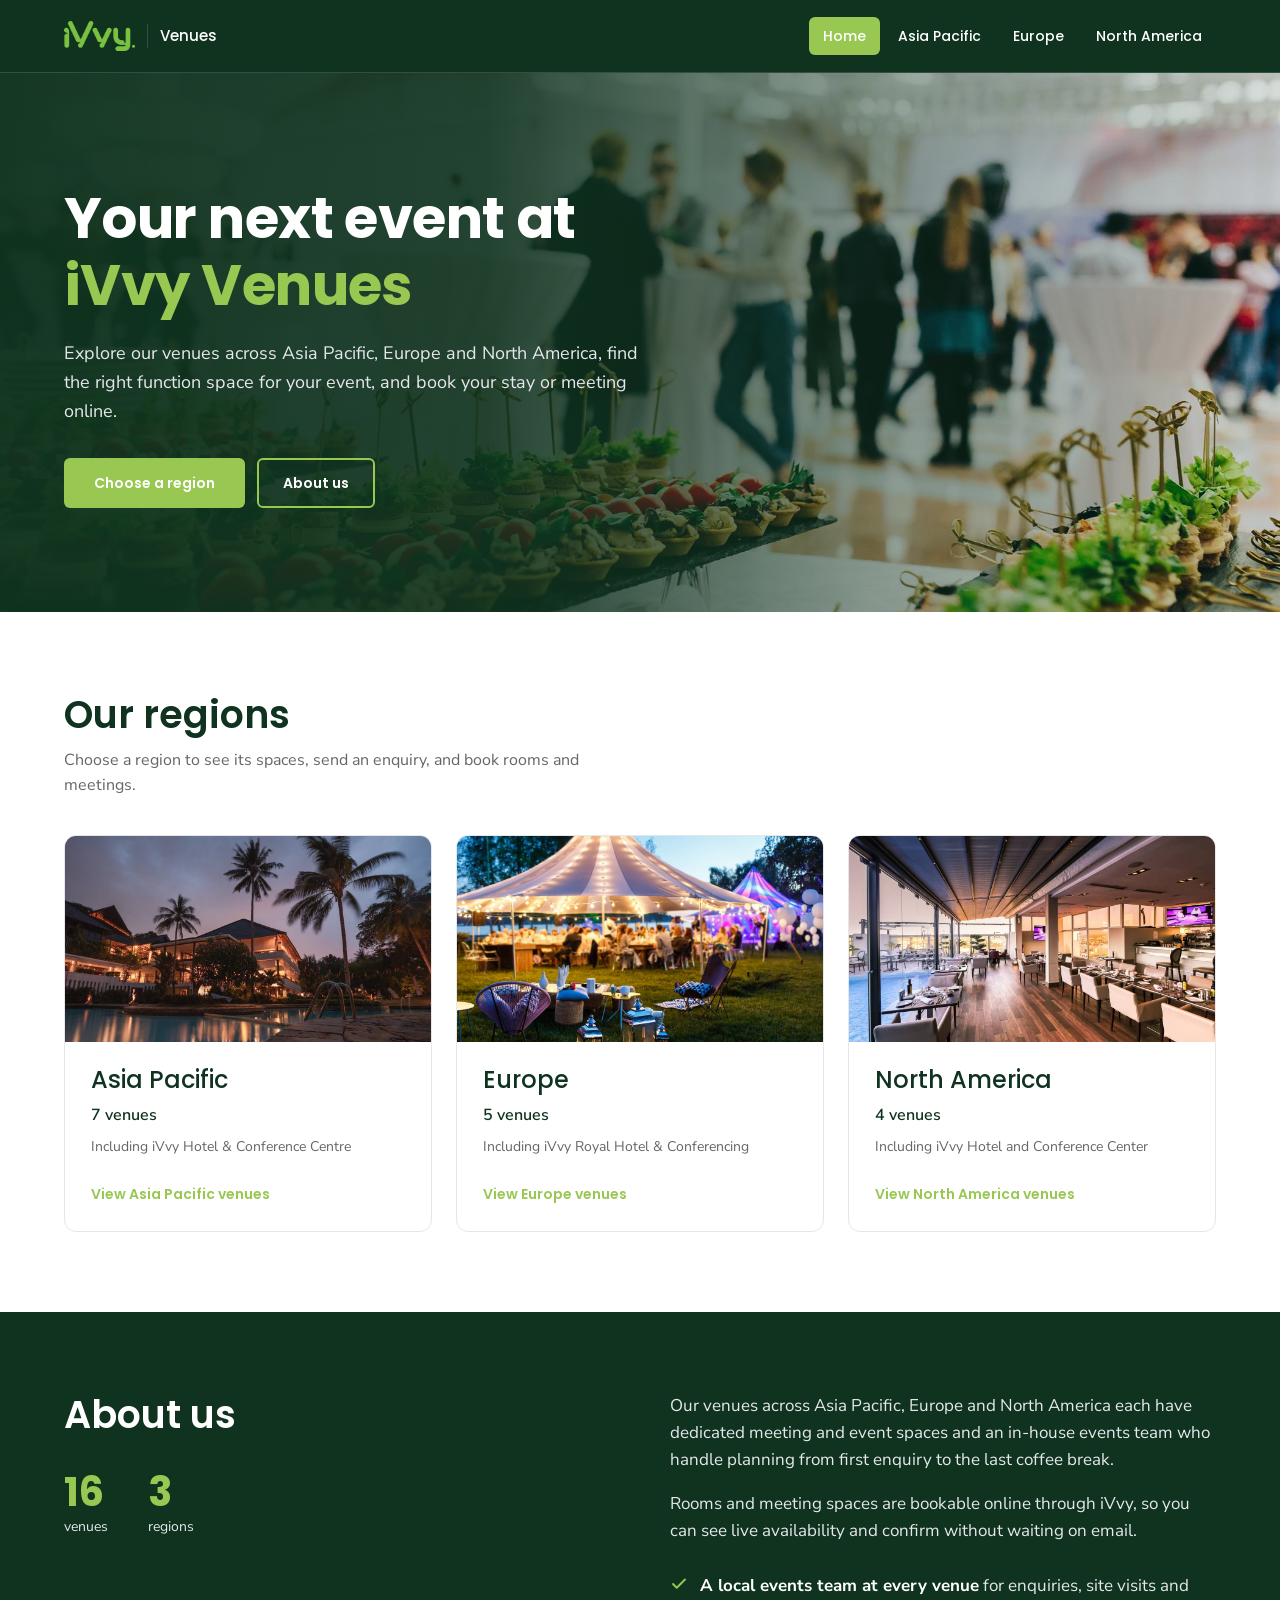
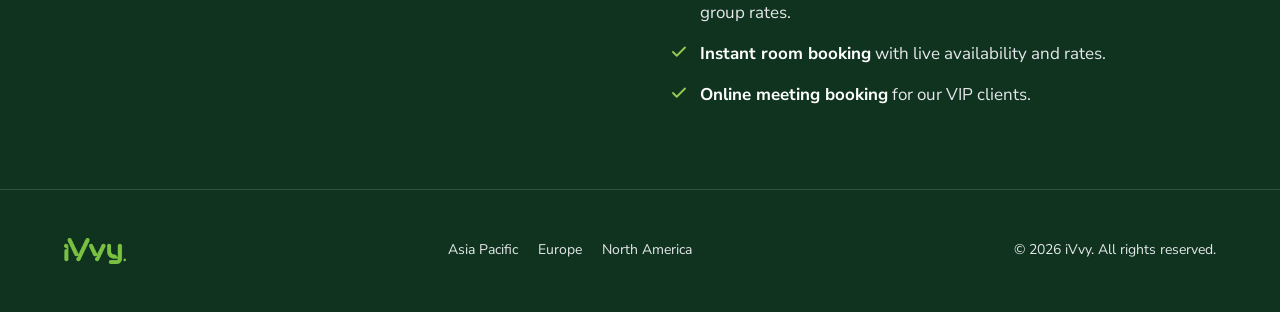
<file: index.html>
<!DOCTYPE html>
<html lang="en">
<head>
<meta charset="utf-8">
<meta name="viewport" content="width=device-width, initial-scale=1, viewport-fit=cover">
<title>iVvy Venues — Meeting and event spaces</title>
<link rel="stylesheet" href="assets/css/styles.css">
</head>
<body>
<a class="skip" href="#main">Skip to content</a>
<header class="site-header">
  <div class="container">
    <a class="brand" href="#/" aria-label="iVvy Venues home"><img src="assets/img/logo.png" alt="iVvy"><span>Venues</span></a>
    <nav class="nav" aria-label="Main">
      <a href="#/" data-route="home">Home</a>
      <a href="#/asia-pacific" data-route="asia-pacific">Asia Pacific</a>
      <a href="#/europe" data-route="europe">Europe</a>
      <a href="#/north-america" data-route="north-america">North America</a>
    </nav>
  </div>
</header>
<main id="main" tabindex="-1"></main>
<footer class="site-footer">
  <div class="container">
    <img src="assets/img/logo.png" alt="iVvy">
    <nav aria-label="Footer"><a href="#/asia-pacific">Asia Pacific</a><a href="#/europe">Europe</a><a href="#/north-america">North America</a></nav>
    <span>© 2026 iVvy. All rights reserved.</span>
  </div>
</footer>
<div class="toast" role="status" aria-live="polite" id="toast"></div>

<script src="assets/js/main.js"></script>
</body>
</html>
</file>
<file: assets/css/styles.css>
/* Self-hosted fonts (latin subset) */
@font-face{font-family:'Nunito Sans';font-style:normal;font-weight:400 700;font-display:swap;src:url(../fonts/nunito-sans.woff2) format('woff2');unicode-range:U+0000-00FF, U+0131, U+0152-0153, U+02BB-02BC, U+02C6, U+02DA, U+02DC, U+0304, U+0308, U+0329, U+2000-206F, U+20AC, U+2122, U+2191, U+2193, U+2212, U+2215, U+FEFF, U+FFFD}
@font-face{font-family:'Poppins';font-style:normal;font-weight:400;font-display:swap;src:url(../fonts/poppins-400.woff2) format('woff2');unicode-range:U+0000-00FF, U+0131, U+0152-0153, U+02BB-02BC, U+02C6, U+02DA, U+02DC, U+0304, U+0308, U+0329, U+2000-206F, U+20AC, U+2122, U+2191, U+2193, U+2212, U+2215, U+FEFF, U+FFFD}
@font-face{font-family:'Poppins';font-style:normal;font-weight:500;font-display:swap;src:url(../fonts/poppins-500.woff2) format('woff2');unicode-range:U+0000-00FF, U+0131, U+0152-0153, U+02BB-02BC, U+02C6, U+02DA, U+02DC, U+0304, U+0308, U+0329, U+2000-206F, U+20AC, U+2122, U+2191, U+2193, U+2212, U+2215, U+FEFF, U+FFFD}
@font-face{font-family:'Poppins';font-style:normal;font-weight:600;font-display:swap;src:url(../fonts/poppins-600.woff2) format('woff2');unicode-range:U+0000-00FF, U+0131, U+0152-0153, U+02BB-02BC, U+02C6, U+02DA, U+02DC, U+0304, U+0308, U+0329, U+2000-206F, U+20AC, U+2122, U+2191, U+2193, U+2212, U+2215, U+FEFF, U+FFFD}
@font-face{font-family:'Poppins';font-style:normal;font-weight:700;font-display:swap;src:url(../fonts/poppins-700.woff2) format('woff2');unicode-range:U+0000-00FF, U+0131, U+0152-0153, U+02BB-02BC, U+02C6, U+02DA, U+02DC, U+0304, U+0308, U+0329, U+2000-206F, U+20AC, U+2122, U+2191, U+2193, U+2212, U+2215, U+FEFF, U+FFFD}

:root{
  --ivvy-dark-green:#0F331F; --ivvy-green-mid:#99c852; --ivvy-green-hover:#7aaa3a; --ivvy-green-light:#CCE3A8;
  --ivvy-white:#ffffff; --ivvy-off-white:#e5e7eb; --ivvy-light-gray:#e5e7eb; --ivvy-body-dark:#666666; --ivvy-body-light:#e5e7eb; --ivvy-muted-text:#666666;
  --ivvy-font-heading:'Poppins', Arial, sans-serif; --ivvy-font-body:'Nunito Sans', Arial, sans-serif;
  --ivvy-container:1200px; --ivvy-radius-card:10px; --ivvy-radius-btn:6px;
  /* neutral scale */
  --ivvy-card-dark:#1a4a2a;
  --page:var(--ivvy-white); --alt:var(--ivvy-white); --card:var(--ivvy-white); --well:var(--ivvy-white); --border:var(--ivvy-light-gray);
  --heading:var(--ivvy-dark-green); --text:var(--ivvy-body-dark); --strong:var(--ivvy-dark-green); --accent:var(--ivvy-green-mid);
  --photo-a:var(--ivvy-off-white); --photo-b:var(--ivvy-off-white); --photo-icon:var(--ivvy-muted-text); --field:var(--ivvy-white);
  color-scheme:light;
  box-sizing:border-box; padding-top:env(safe-area-inset-top,0px); padding-bottom:env(safe-area-inset-bottom,0px);
  background:var(--page);
}
html{scroll-padding-top:calc(env(safe-area-inset-top,0px) + 88px)}
*,*::before,*::after{box-sizing:border-box}
body{margin:0;font-family:var(--ivvy-font-body);font-size:16px;line-height:1.6;color:var(--text);background:var(--page)}
h1,h2,h3{font-family:var(--ivvy-font-heading);color:var(--heading);line-height:1.2;margin:0}
p{margin:0}
a{color:var(--accent);text-decoration:none}
a:hover{text-decoration:underline}
.btn:hover,.nav a:hover,.brand:hover,.region-card:hover,.site-footer a:hover{text-decoration:none}
img{max-width:100%;display:block}
:focus-visible{outline:3px solid var(--accent);outline-offset:3px;border-radius:4px}
[tabindex="-1"]:focus{outline:none}
.container{max-width:var(--ivvy-container);margin:0 auto;padding:0 24px}
.section{padding:80px 0}
/* dark green scope: nav, headers, alternating sections, footer */
.site-header,.hero,.section--alt,.site-footer{
  --page:var(--ivvy-dark-green); --alt:var(--ivvy-dark-green); --card:var(--ivvy-card-dark); --well:rgba(255,255,255,.08);
  --border:rgba(255,255,255,.14); --heading:var(--ivvy-white); --strong:var(--ivvy-white); --text:var(--ivvy-body-light);
  color:var(--text);
}
.section--alt{background:var(--ivvy-dark-green)}
.form-card{ /* white card on dark: restore light tokens */
  --card:var(--ivvy-white); --border:var(--ivvy-light-gray); --heading:var(--ivvy-dark-green); --strong:var(--ivvy-dark-green); --text:var(--ivvy-body-dark); --field:var(--ivvy-white);
  color:var(--text);
}
.section--alt .stat b{color:var(--ivvy-green-mid)}
@media (max-width:768px){.section{padding:48px 0}}

/* header */
.site-header{position:sticky;top:env(safe-area-inset-top,0px);z-index:20;background:var(--ivvy-dark-green);border-bottom:1px solid var(--border)}
.site-header .container{display:flex;align-items:center;gap:24px;height:72px}
.brand{display:flex;align-items:center;gap:12px;text-decoration:none;flex-shrink:0}
.brand img{height:30px;width:auto}
.brand span{font-family:var(--ivvy-font-heading);font-weight:500;color:var(--heading);font-size:15px;padding-left:12px;border-left:1px solid var(--border)}
.nav{margin-left:auto;display:flex;gap:4px;overflow-x:auto;scrollbar-width:none}
.nav::-webkit-scrollbar{display:none}
.nav a{font-family:var(--ivvy-font-heading);font-weight:500;font-size:14px;color:var(--strong);text-decoration:none;padding:8px 14px;border-radius:var(--ivvy-radius-btn);white-space:nowrap}
.nav a:hover{background:var(--well)}
.nav a[aria-current="page"]{color:#fff;background:var(--accent)}
@media (max-width:640px){
  .site-header .container{flex-direction:column;align-items:flex-start;height:auto;padding-top:12px;padding-bottom:8px;gap:8px}
  .nav{margin-left:-14px;width:calc(100% + 28px)}
}

/* buttons */
.btn{display:inline-flex;align-items:center;justify-content:center;font-family:var(--ivvy-font-heading);font-weight:600;font-size:14px;border-radius:var(--ivvy-radius-btn);padding:12px 28px;text-decoration:none;cursor:pointer;border:2px solid transparent;transition:background .2s ease,transform .1s ease,color .2s ease}
.btn-primary{background:var(--accent);color:var(--ivvy-white);border:none;padding:14px 30px}
.btn-primary:hover{background:var(--ivvy-green-hover);transform:translateY(-1px)}
.btn-outline{background:transparent;color:var(--ivvy-dark-green);border-color:var(--ivvy-dark-green);padding:10px 24px}
.btn-outline:hover{background:var(--ivvy-dark-green);color:var(--ivvy-white)}
/* Dark Ghost on dark sections */
.hero .btn-outline,.section--alt .btn-outline{color:var(--ivvy-white);border-color:var(--ivvy-green-mid)}
.hero .btn-outline:hover,.section--alt .btn-outline:hover{background:rgba(153,200,82,.15);color:var(--ivvy-white)}

/* hero */
.hero{position:relative;padding:112px 0 104px;background:var(--ivvy-dark-green) center/cover no-repeat;isolation:isolate}
.hero::before{content:"";position:absolute;inset:0;z-index:-1;background:linear-gradient(90deg,
  rgba(15,51,31,.97) 0%, rgba(15,51,31,.9) 38%, rgba(15,51,31,.45) 68%, rgba(15,51,31,.15) 100%)}
@media (max-width:900px){.hero::before{background:rgba(15,51,31,.86)}}
.hero h1 em{font-style:normal;color:var(--ivvy-green-mid)}
.hero h1{font-weight:700;font-size:clamp(34px,5.2vw,56px);max-width:17ch;letter-spacing:-.01em}
.hero .lede{font-size:18px;max-width:54ch;margin-top:20px}
.hero .actions{display:flex;gap:12px;flex-wrap:wrap;margin-top:32px}
.hero .country{display:inline-flex;align-items:center;gap:8px;font-family:var(--ivvy-font-heading);font-weight:500;font-size:14px;color:var(--strong);background:var(--card);border:1px solid var(--border);border-radius:999px;padding:6px 14px 6px 8px;margin-bottom:20px}
.hero .country i{width:10px;height:10px;border-radius:50%;background:var(--accent)}
@media (max-width:768px){.hero{padding:64px 0 64px}}

.section-head{display:flex;justify-content:space-between;align-items:end;gap:24px;flex-wrap:wrap;margin-bottom:36px}
.section-head h2{font-size:clamp(26px,3.4vw,38px);font-weight:600}
.section-head p{max-width:56ch;margin-top:10px}

/* home region blocks */
.regions{display:grid;grid-template-columns:repeat(3,1fr);gap:24px}
.region-card{background:var(--card);border:1px solid var(--border);border-radius:12px;overflow:hidden;display:flex;flex-direction:column;text-decoration:none;color:var(--text);transition:transform .15s ease,box-shadow .15s ease}
.region-card:hover{transform:translateY(-3px);box-shadow:0 10px 30px rgba(15,51,31,.08)}
.region-card .photo{aspect-ratio:16/9}
.region-card .body{padding:24px 26px 26px;display:flex;flex-direction:column;gap:8px;flex:1}
.region-card h3{font-size:24px;font-weight:500}
.region-card .hotel{color:var(--strong);font-weight:600}
.region-card .meta{font-size:14px}
.region-card .go{margin-top:auto;padding-top:16px;font-family:var(--ivvy-font-heading);font-weight:600;font-size:14px;color:var(--accent)}
@media (max-width:900px){.regions{grid-template-columns:1fr}}

/* about */
.about{display:grid;grid-template-columns:1fr 1fr;gap:60px;align-items:start}
.about h2{font-size:clamp(26px,3.4vw,38px);font-weight:600}
.about .copy{font-size:17px;max-width:60ch}
.about .copy p+p{margin-top:16px}
.stats{display:flex;gap:40px;flex-wrap:wrap;margin-top:32px}
.stat b{display:block;font-family:var(--ivvy-font-heading);color:var(--heading);font-size:40px;font-weight:700;line-height:1.1}
.stat span{font-size:14px}
.about-list{list-style:none;padding:0;margin:28px 0 0;display:grid;gap:14px}
.about-list li{display:flex;gap:12px;align-items:flex-start}
.about-list svg{flex-shrink:0;margin-top:3px;color:var(--accent)}
.about-list strong{color:var(--strong)}
@media (max-width:900px){.about{grid-template-columns:1fr;gap:28px}}

/* photos */
.photo{position:relative;background:linear-gradient(135deg,var(--photo-a),var(--photo-b));color:var(--photo-icon);display:grid;place-items:center;overflow:hidden;margin:0}
.photo svg{width:64px;height:64px}
.photo img{position:absolute;inset:0;width:100%;height:100%;object-fit:cover}

/* spaces */
.filters{display:flex;gap:8px;flex-wrap:wrap}
.chip{font-family:var(--ivvy-font-heading);font-size:13px;font-weight:500;padding:7px 14px;border-radius:999px;border:1.5px solid var(--border);background:var(--card);color:var(--strong);cursor:pointer}
.chip:hover{border-color:var(--accent)}
.chip[aria-pressed="true"]{background:var(--accent);border-color:var(--accent);color:#fff}
.chip span{opacity:.7;margin-left:4px}
.spaces{display:flex;gap:20px;overflow-x:auto;scroll-snap-type:x mandatory;scroll-behavior:smooth;padding-bottom:12px;scrollbar-width:thin;scrollbar-color:var(--border) transparent;overscroll-behavior-x:contain}
.spaces::-webkit-scrollbar{height:6px}.spaces::-webkit-scrollbar-thumb{background:var(--border);border-radius:3px}
.spaces .space{flex:0 0 calc((100% - 4 * 20px) / 4.4);scroll-snap-align:start;min-width:220px}
@media (max-width:900px){.spaces .space{flex-basis:calc((100% - 20px) / 2.2)}}
@media (max-width:560px){.spaces .space{flex-basis:78%}}
.scroller-nav{display:flex;gap:8px}
.arrow{width:44px;height:44px;border-radius:50%;border:1.5px solid var(--border);background:var(--card);color:var(--heading);display:grid;place-items:center;cursor:pointer;transition:border-color .2s,background .2s}
.arrow:hover:not(:disabled){border-color:var(--accent);background:var(--accent);color:#fff}
.arrow:disabled{opacity:.35;cursor:default}
.space{background:var(--card);border-radius:12px;overflow:hidden;border:1px solid var(--border)}
.space .photo{aspect-ratio:4/3}
.space .body{padding:16px 20px 18px}
.space h3{font-size:18px;font-weight:500}
.space .kind{font-size:14px;margin-top:2px}

/* contact */
.contact{display:grid;grid-template-columns:1fr 1.4fr;gap:60px;align-items:start}
.contact .copy h2{font-size:clamp(26px,3.4vw,38px);font-weight:600}
.contact .copy p{margin-top:12px;max-width:44ch}
.contact-detail{margin-top:28px;display:grid;gap:12px;font-size:15px;color:var(--strong)}
.contact-detail div{display:flex;gap:10px;align-items:center}
.contact-detail svg{color:var(--accent)}
.form-card{background:var(--card);border-radius:var(--ivvy-radius-card);padding:36px 40px;box-shadow:0 4px 24px rgba(15,51,31,.06);border:1px solid var(--border)}
.form-grid{display:grid;grid-template-columns:1fr 1fr;gap:18px}
.field{display:flex;flex-direction:column}
.field.full{grid-column:1/-1}
.field label{font-family:var(--ivvy-font-heading);font-size:13px;font-weight:600;color:var(--strong);margin-bottom:5px}
.field label small{font-weight:400;color:var(--text)}
.field input,.field select,.field textarea{width:100%;padding:10px 14px;border:1.5px solid var(--border);border-radius:6px;font-family:var(--ivvy-font-body);font-size:15px;color:var(--strong);background:var(--field);transition:border-color .2s}
.field textarea{min-height:110px;resize:vertical}
.field input:focus,.field select:focus,.field textarea:focus{outline:none;border-color:var(--accent);box-shadow:0 0 0 3px rgba(153,200,82,.2)}
.field .err{font-size:12.5px;color:#c0392b;margin-top:4px}
.field.invalid input{border-color:#c0392b}
.form-card .btn-primary{width:100%;margin-top:22px}
.form-done{text-align:center;padding:24px 0}
.form-done .tick{width:56px;height:56px;border-radius:50%;background:var(--accent);display:grid;place-items:center;margin:0 auto 16px;color:#fff}
.form-done h3{font-size:22px;margin-bottom:8px}
@media (max-width:900px){.contact{grid-template-columns:1fr;gap:28px}.form-card{padding:24px}}
@media (max-width:560px){.form-grid{grid-template-columns:1fr}}

/* booking blocks */
.book{display:grid;grid-template-columns:1fr 1fr;gap:24px}
.book-block{border-radius:12px;padding:40px;display:flex;flex-direction:column;gap:14px;background:var(--card);border:1px solid var(--border)}
.book-block h2{font-size:clamp(24px,2.8vw,32px);font-weight:600}
.book-block p{max-width:46ch}
.book-actions{display:flex;gap:12px;flex-wrap:wrap;margin-top:auto;padding-top:6px}
.book-block .icon{width:52px;height:52px;border-radius:10px;display:grid;place-items:center;background:var(--ivvy-green-light);color:var(--ivvy-dark-green)}
.book-block--vip{background:var(--well)}
.book-block--vip .icon{background:var(--ivvy-dark-green);color:var(--ivvy-green-mid)}
@media (max-width:900px){.book{grid-template-columns:1fr}.book-block{padding:28px}}

/* "Book instantly" availability section */
.availability{display:grid;grid-template-columns:1fr auto;gap:60px;align-items:center}
.availability h2{font-size:clamp(26px,3.4vw,38px);font-weight:600}
.availability .copy p{margin-top:12px;max-width:46ch}
.availability .ivvy-button{margin-top:28px}
.availability-calendar{display:block;border:none;width:300px;height:480px;max-width:100%;border-radius:var(--ivvy-radius-card);box-shadow:0 4px 24px rgba(15,51,31,.08);background:var(--ivvy-white)}
@media (max-width:768px){.availability{grid-template-columns:1fr;gap:28px}.availability-calendar{margin:0 auto}}

/* iVvy "Check Availability" button (iVvy's own embed styles, kept as supplied) */
.ivvy-button{display:inline-block;padding:6px 12px 6px 80px;margin-bottom:0;font-family:Arial, Helvetica, sans-serif;font-size:14px;font-weight:normal;line-height:1.42857143;text-align:left;text-decoration:none;white-space:nowrap;vertical-align:middle;cursor:pointer;-webkit-user-select:none;-moz-user-select:none;-ms-user-select:none;user-select:none;background-image:none;border:1px solid transparent;border-radius:3px;-webkit-box-shadow:0px 3px 0px rgba(50, 50, 50, 0.22);-moz-box-shadow:0px 3px 0px rgba(50, 50, 50, 0.22);box-shadow:0px 3px 0px rgba(50, 50, 50, 0.22)}
.ivvy-button.round{padding:6px 22px 6px 80px;border-radius:33px}
.ivvy-button.round0{border-radius:0px}
.ivvy-button:hover{opacity:0.9;text-decoration:none}
.ivvy-button:before{content:' ';position:absolute;width:67px;height:34px;margin-left:-74px;background:#000;opacity:0.11;display:inline-block;border-radius:3px}
.ivvy-button.round:before{border-radius:33px}
.ivvy-button-logo{display:block;position:absolute;width:47px;height:20px;margin-left:-63px;margin-top:6px;background-position:0 0;background-repeat:no-repeat}
.ivvy-button span{display:block;font-weight:bold;font-size:18px;color:#fff;line-height:1}
.ivvy-button span.ivvy-button-text{font-weight:normal;font-size:12px;padding-top:3px}
.ivvy-button span.ivvy-button-heading{text-transform:uppercase}

/* footer */
.site-footer{background:var(--ivvy-dark-green);border-top:1px solid var(--border);padding:48px 0;font-size:14px}
.site-footer .container{display:flex;justify-content:space-between;gap:24px;flex-wrap:wrap;align-items:center}
.site-footer img{height:26px}
.site-footer nav{display:flex;gap:20px;flex-wrap:wrap}
.site-footer a{color:var(--ivvy-body-light);text-decoration:none}
.site-footer a:hover{color:var(--accent)}

.toast{position:fixed;left:50%;bottom:calc(24px + env(safe-area-inset-bottom,0px));transform:translate(-50%,20px);background:var(--ivvy-dark-green);color:#fff;padding:12px 20px;border-radius:8px;font-size:14px;box-shadow:0 8px 30px rgba(0,0,0,.2);opacity:0;pointer-events:none;transition:opacity .2s,transform .2s;max-width:calc(100% - 32px);z-index:50}
.toast.show{opacity:1;transform:translate(-50%,0)}
.skip{position:absolute;left:-999px;top:8px;background:#fff;color:var(--ivvy-dark-green);padding:8px 14px;z-index:99;border-radius:6px}
.skip:focus{left:8px}
@media (prefers-reduced-motion:reduce){*{transition:none!important}}

.widget-card{min-height:200px}
.widget-fallback{text-align:center;color:var(--text);padding:24px 0}
</file>
